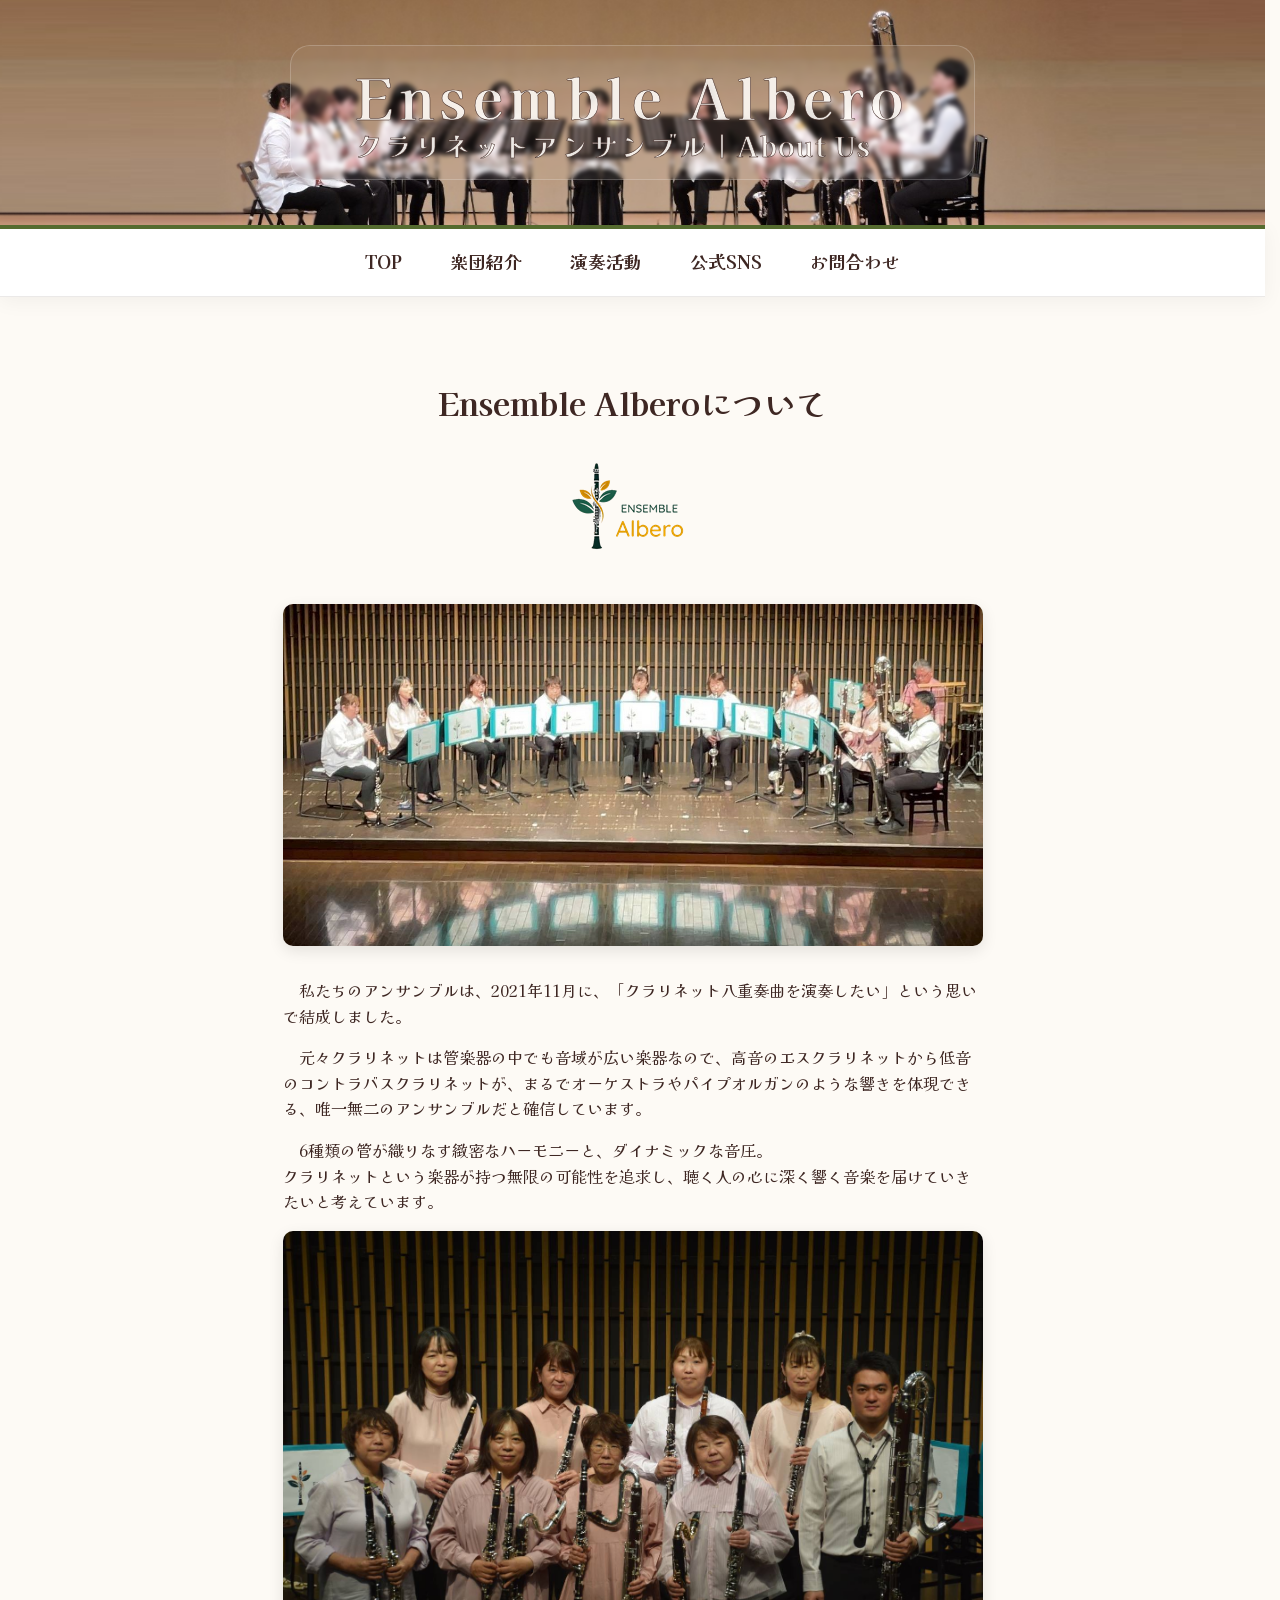
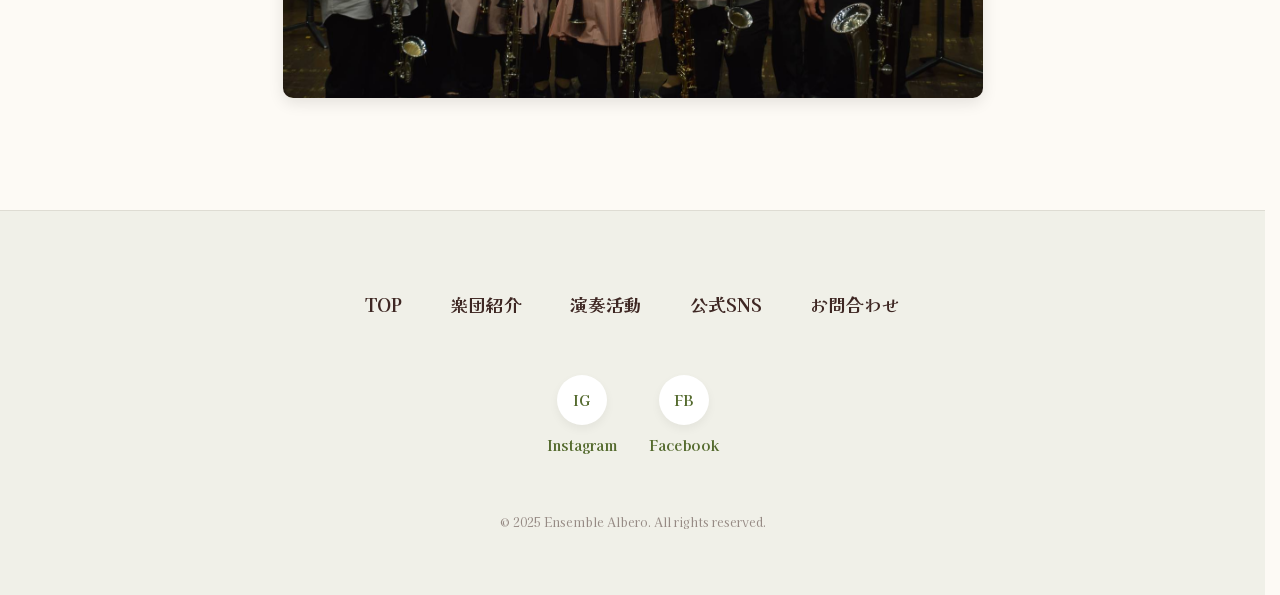
<file: aboutus.html>
<!DOCTYPE html>
<html lang="ja">

<head>
    <meta charset="UTF-8">
    <meta name="viewport" content="width=device-width, initial-scale=1.0">
    <title>楽団紹介 | Ensemble Albero</title>
    <link rel="preconnect" href="https://fonts.googleapis.com">
    <link rel="preconnect" href="https://fonts.gstatic.com" crossorigin>
    <link href="https://fonts.googleapis.com/css2?family=Kaisei+Opti:wght@400;700&display=swap" rel="stylesheet">
    <link rel="stylesheet" href="style.css">
    <link rel="icon" href="imgs/common/favicon.ico">
</head>

<body>

    <header class="hero">
        <div class="hero-content">
            <h1>Ensemble Albero</h1>
            <p class="subtitle">クラリネットアンサンブル｜About Us</p>
        </div>
    </header>

    <nav>
        <div class="container">
            <ul class="nav-list">
                <li><a href="index.html">TOP</a></li>
                <li><a href="aboutus.html">楽団紹介</a></li>
                <li><a href="concert.html">演奏活動</a></li>
                <li><a href="index.html#sns">公式SNS</a></li>
                <li><a href="contact.html">お問合わせ</a></li>
            </ul>
        </div>
    </nav>

    <main>
        <section class="container">
            <h2>Ensemble Alberoについて</h2>
            <div style="max-width: 700px; margin: 0 auto;">
                <img src="imgs/common/1stconcert-photo.jpg" alt="演奏写真"
                    style="border-radius: 10px; width: 100%; object-fit: cover; box-shadow: 0 5px 15px rgba(0,0,0,0.1); margin-bottom: 2rem;">    
                <p>　私たちのアンサンブルは、2021年11月に、「クラリネット八重奏曲を演奏したい」という思いで結成しました。</p>
                <p>
                    　元々クラリネットは管楽器の中でも音域が広い楽器なので、高音のエスクラリネットから低音のコントラバスクラリネットが、まるでオーケストラやパイプオルガンのような響きを体現できる、唯一無二のアンサンブルだと確信しています。
                </p>
                <p>
                    　6種類の管が織りなす緻密なハーモニーと、ダイナミックな音圧。<BR>
                    クラリネットという楽器が持つ無限の可能性を追求し、聴く人の心に深く響く音楽を届けていきたいと考えています。</p>
                <img src="imgs/common/1stconcert-photo2.jpg" 
                    alt="演奏写真2" style="border-radius: 10px; width: 100%; object-fit: cover; box-shadow: 0 5px 15px rgba(0,0,0,0.1); margin-bottom: 2rem;"> 
            </div>
        </section>
    </main>

    <footer>
        <div class="container">
            <div class="footer-nav">
                <ul class="nav-list">
                    <li><a href="index.html">TOP</a></li>
                    <li><a href="aboutus.html">楽団紹介</a></li>
                    <li><a href="concert.html">演奏活動</a></li>
                    <li><a href="index.html#sns">公式SNS</a></li>
                    <li><a href="contact.html">お問合わせ</a></li>
                </ul>
            </div>

            <div class="sns-icons">
                <a href="https://www.instagram.com/ensemble_albero/?hl=ja"><span>IG</span>Instagram</a>
                <a href="https://www.facebook.com/profile.php?id=61583751411038"><span>FB</span>Facebook</a>
            </div>

            <p class="copyright">
                &copy; 2025 Ensemble Albero. All rights reserved.
            </p>
        </div>
    </footer>

</body>

</html>
</file>
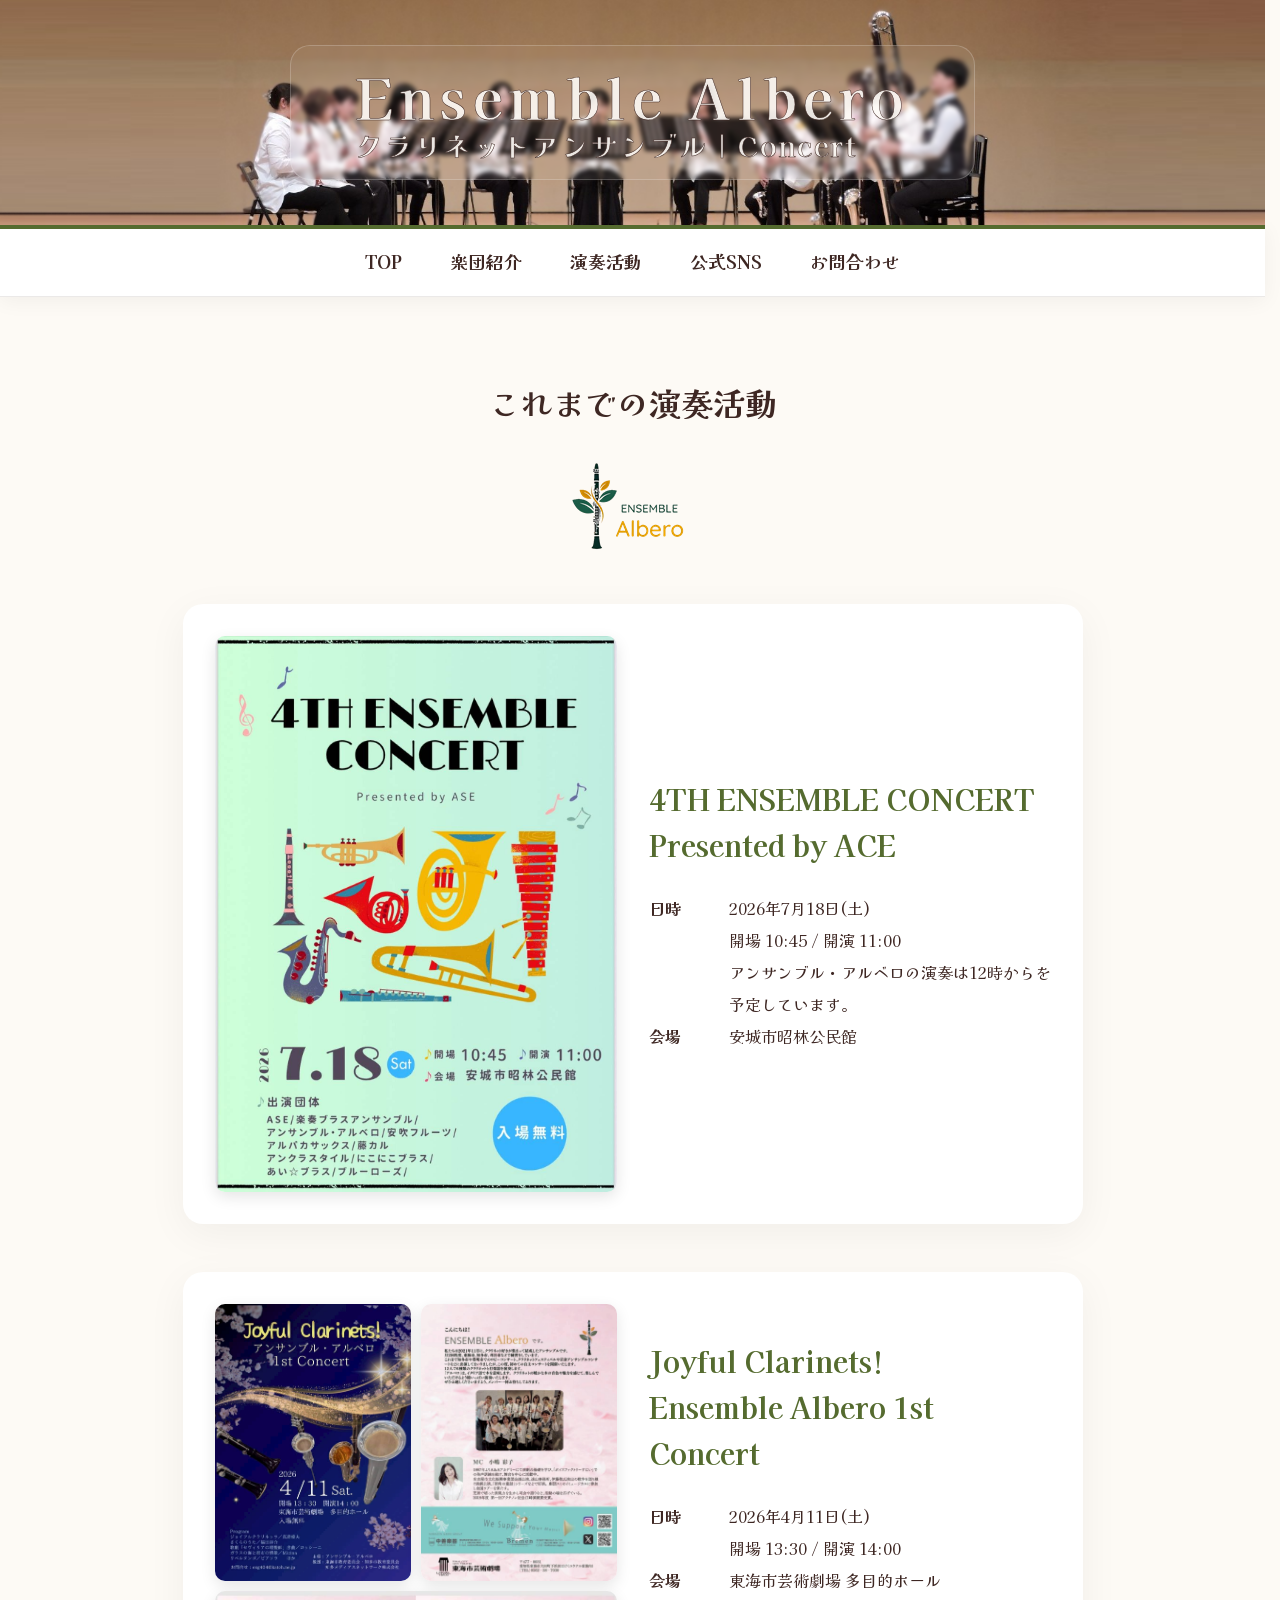
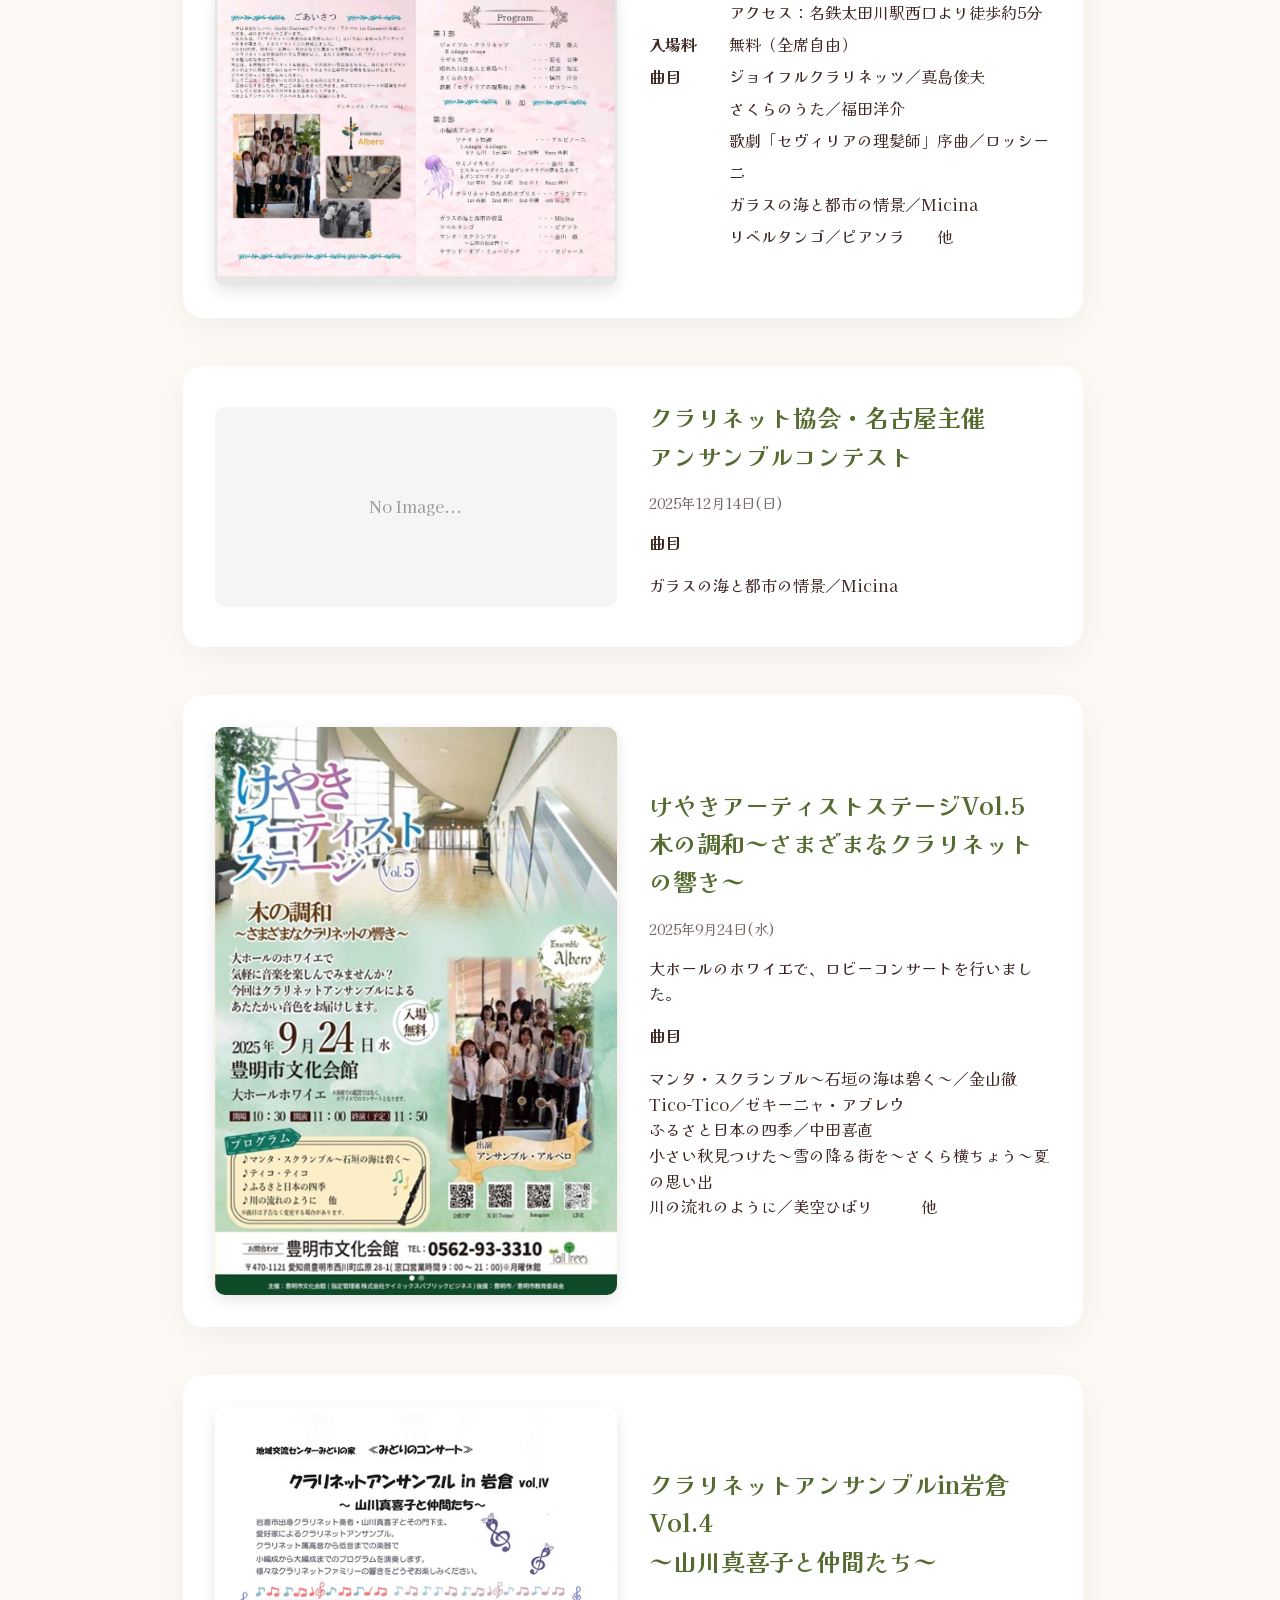
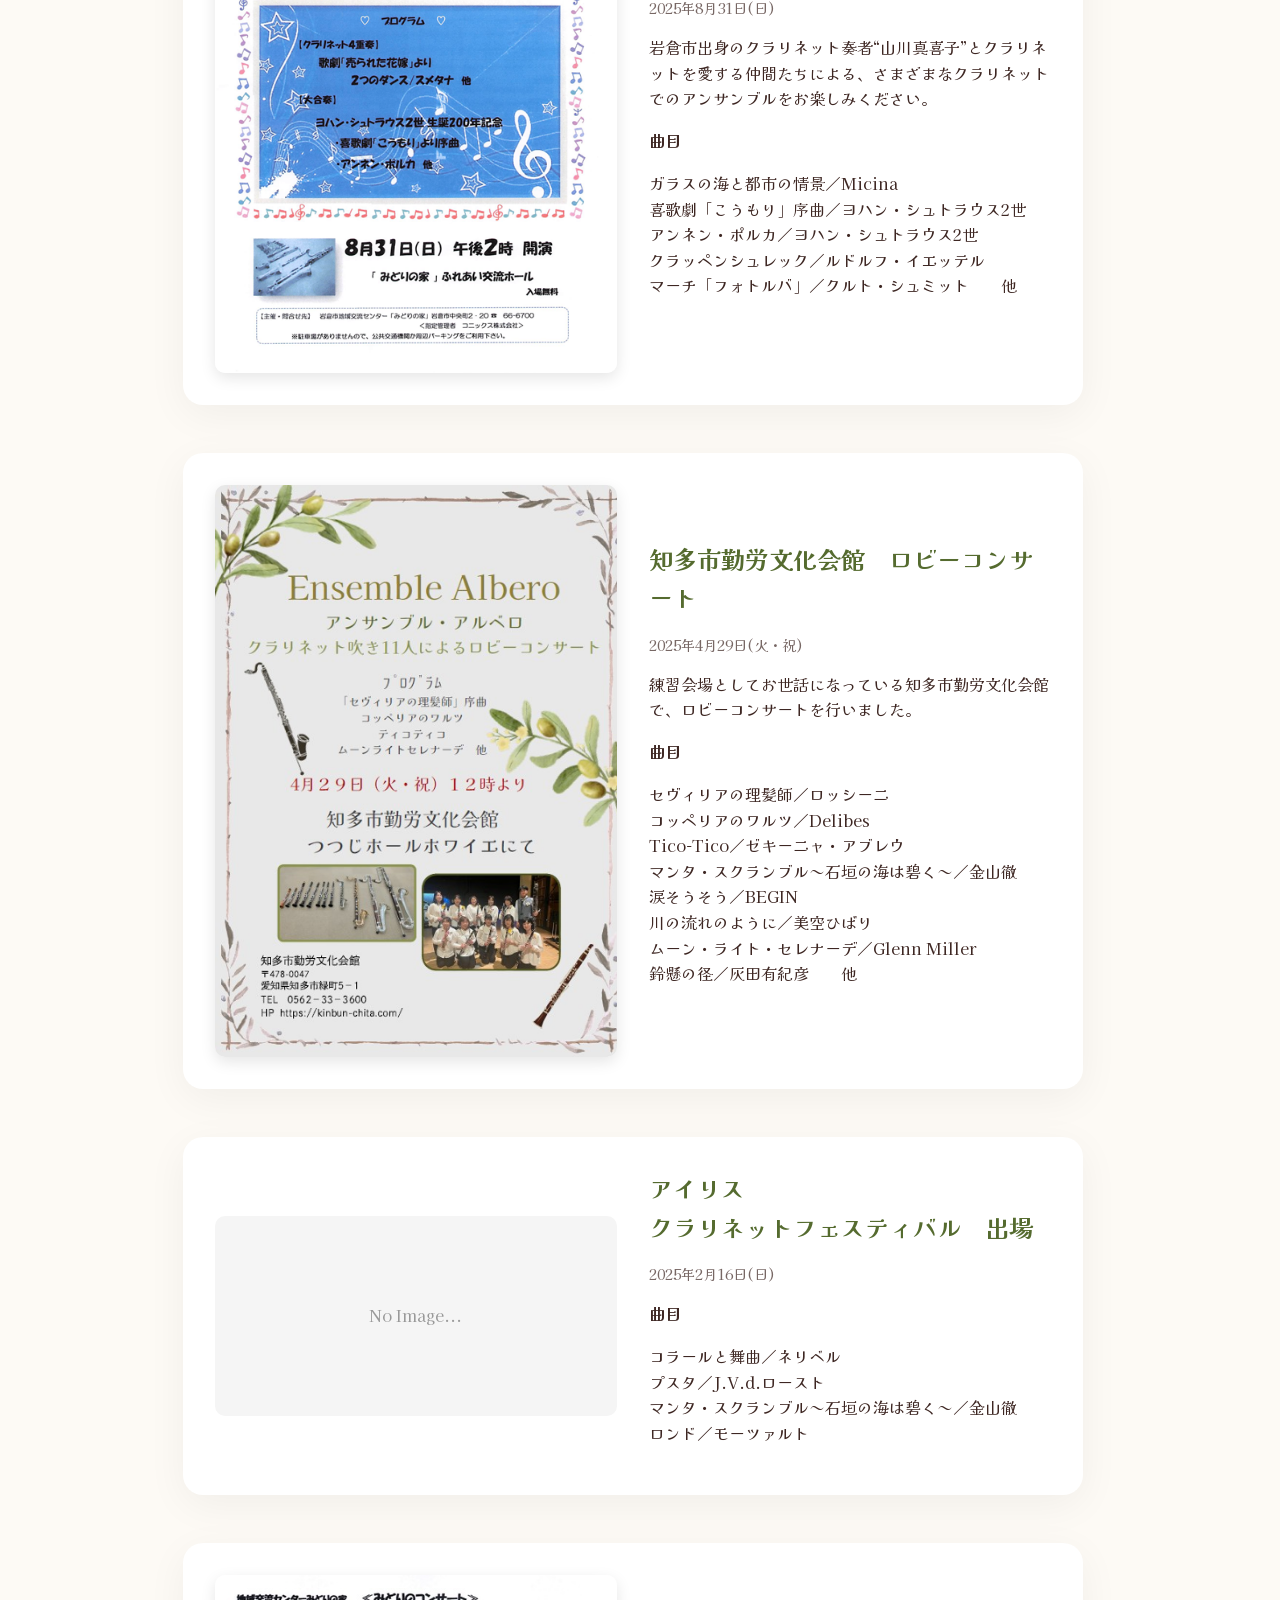
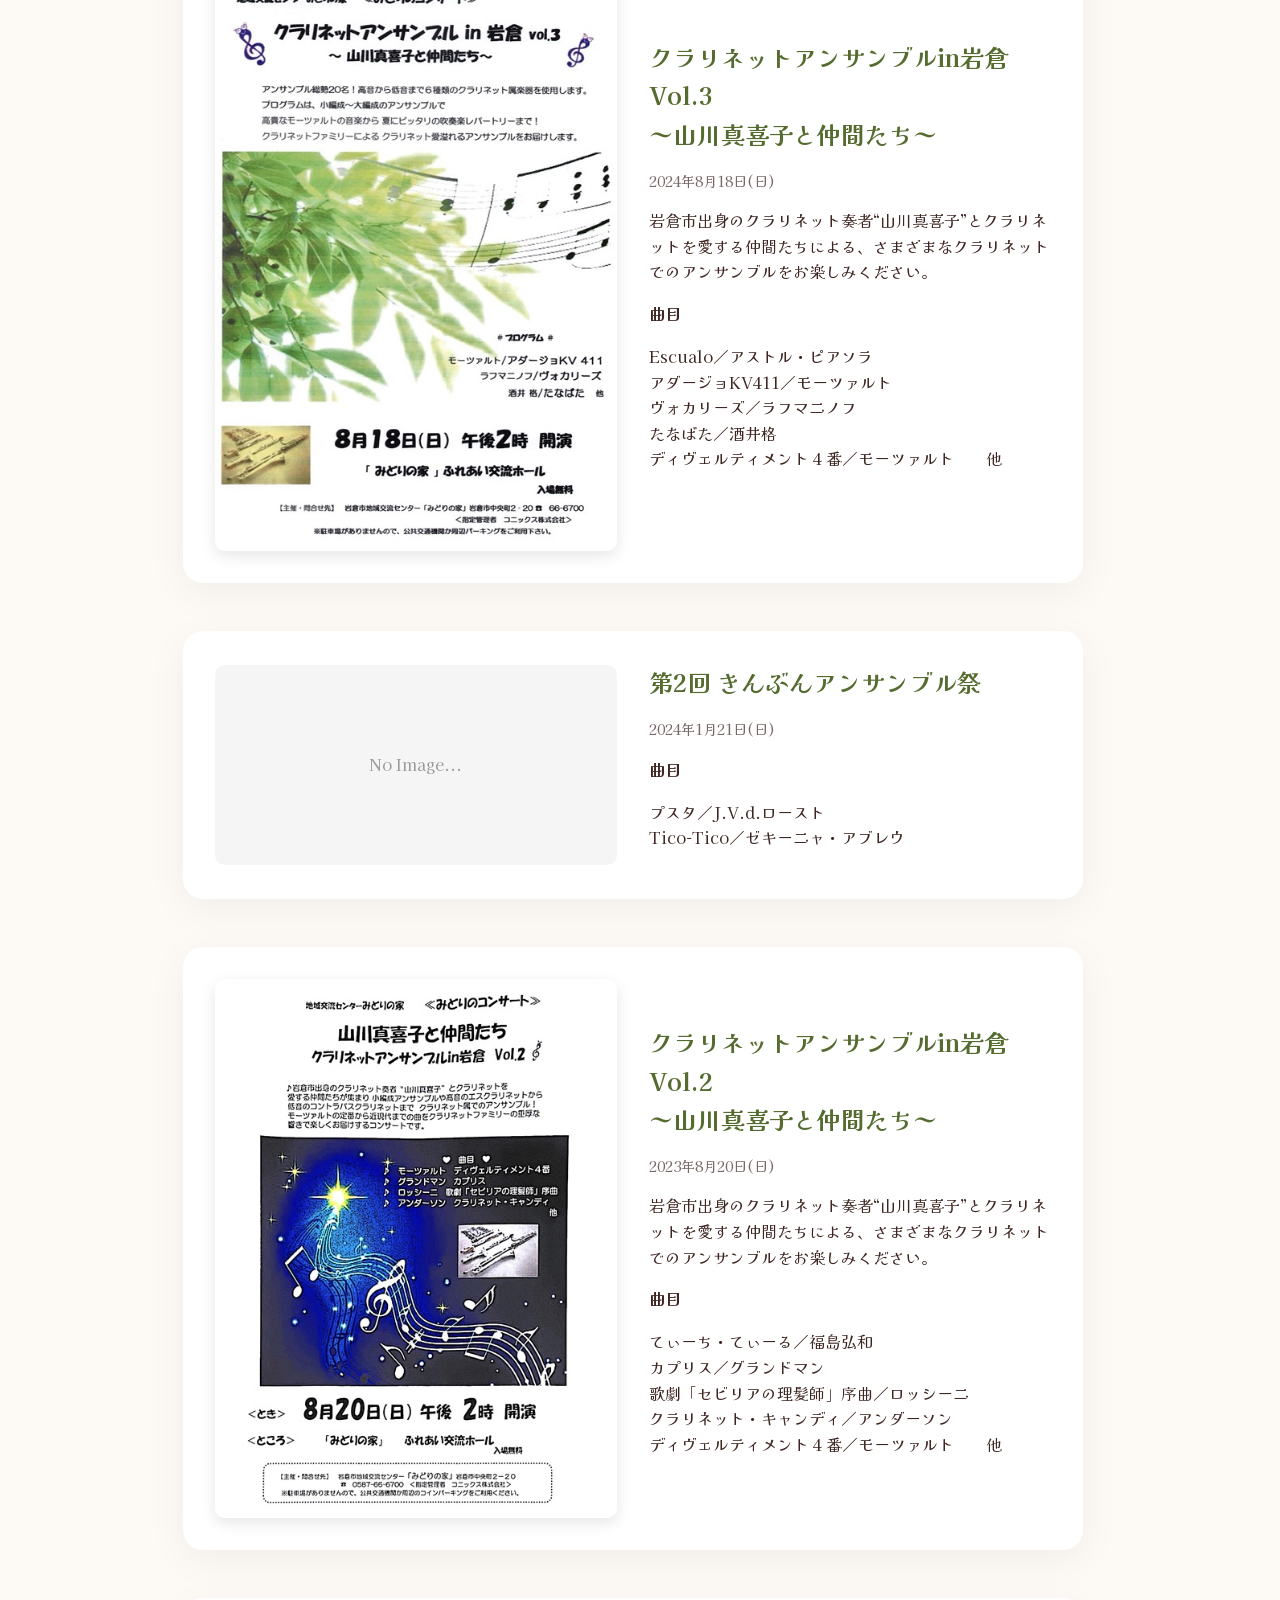
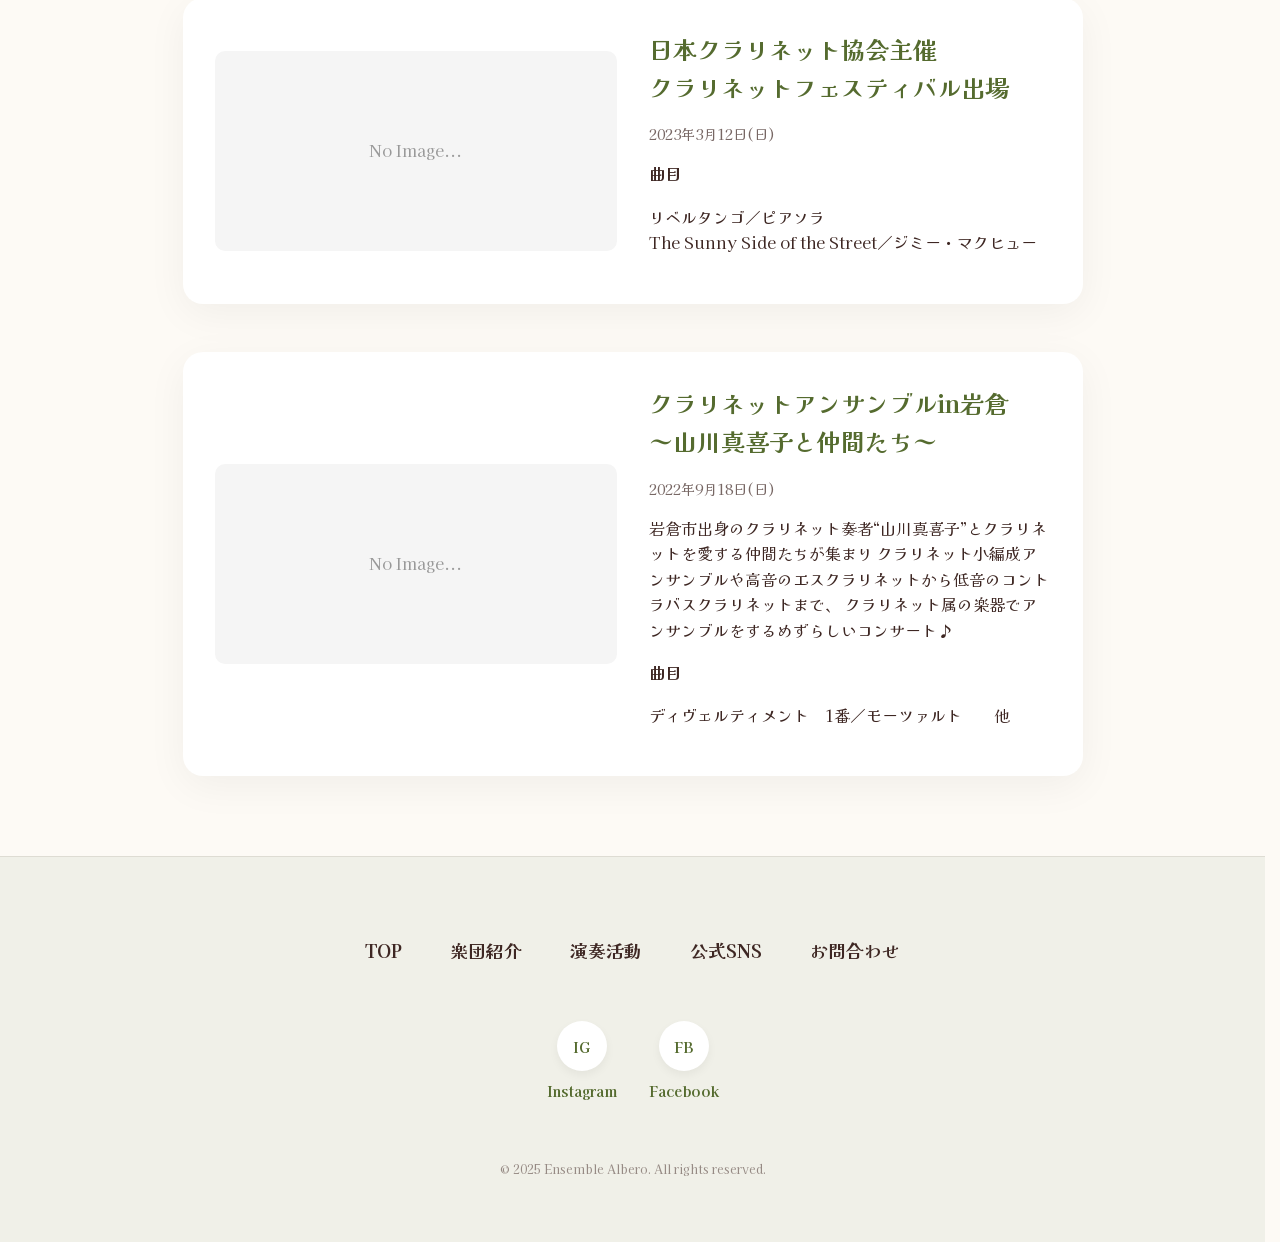
<file: concert.html>
<!DOCTYPE html>
<html lang="ja">

<head>
    <meta charset="UTF-8">
    <meta name="viewport" content="width=device-width, initial-scale=1.0">
    <title>演奏活動 | Ensemble Albero</title>
    <link rel="preconnect" href="https://fonts.googleapis.com">
    <link rel="preconnect" href="https://fonts.gstatic.com" crossorigin>
    <link href="https://fonts.googleapis.com/css2?family=Kaisei+Opti:wght@400;700&display=swap" rel="stylesheet">
    <link rel="stylesheet" href="style.css">
    <link rel="icon" href="imgs/common/favicon.ico">
</head>

<body>

    <header class="hero">
        <div class="hero-content">
            <h1>Ensemble Albero</h1>
            <p class="subtitle">クラリネットアンサンブル｜Concert</p>
        </div>
    </header>

    <nav>
        <div class="container">
            <ul class="nav-list">
                <li><a href="index.html">TOP</a></li>
                <li><a href="aboutus.html">楽団紹介</a></li>
                <li><a href="concert.html">演奏活動</a></li>
                <li><a href="index.html#sns">公式SNS</a></li>
                <li><a href="contact.html">お問合わせ</a></li>
            </ul>
        </div>
    </nav>

    <main>
        <section class="container">
            <h2>これまでの演奏活動</h2>
            <div style="display: flex; flex-direction: column; gap: 3rem;">

                                <!-- 過去の演奏 20260718 画像ある -->
                <div
                    style="display: flex; flex-wrap: wrap; gap: 2rem; align-items: center; background: #fff; padding: 2rem; border-radius: 20px; box-shadow: 0 10px 40px rgba(0,0,0,0.05);">
                    <div style="flex: 1; min-width: 300px; display: flex; flex-direction: column; gap: 10px;">
                        <img src="imgs/concert/20260718.jpg" alt="チラシ"
                            style="border-radius: 10px; width: 100%; object-fit: cover; box-shadow: 0 5px 15px rgba(0,0,0,0.1);">
                    </div>
                    <div style="flex: 1; min-width: 300px;">
                        <h3 style="color: var(--color-primary); font-size: 1.8rem; margin-bottom: 1.5rem;">
                            4TH ENSEMBLE CONCERT<BR>Presented by ACE</h3>
                        <table style="width: 100%; border-collapse: collapse; line-height: 2;">
                            <tr>
                                <th style="text-align: left; width: 80px; vertical-align: top;">日時</th>
                                <td>2026年7月18日(土) <br>開場 10:45 / 開演 11:00<BR>
                                アンサンブル・アルベロの演奏は12時からを予定しています。</td>
                            </tr>
                            <tr>
                                <th style="text-align: left; vertical-align: top;">会場</th>
                                <td>安城市昭林公民館</td>
                            </tr>
                        </table>
                    </div>
                </div>

                <!-- 過去の演奏 20260411 画像ある -->
                <div
                    style="display: flex; flex-wrap: wrap; gap: 2rem; align-items: center; background: #fff; padding: 2rem; border-radius: 20px; box-shadow: 0 10px 40px rgba(0,0,0,0.05);">
                    <div style="flex: 1; min-width: 300px; display: flex; flex-direction: column; gap: 10px;">
                        <div style="display: flex; gap: 10px;">
                            <img src="imgs/concert/20260411a.jpg" alt="チラシ"
                                style="border-radius: 10px; width: calc(50% - 5px); object-fit: cover; box-shadow: 0 5px 15px rgba(0,0,0,0.1);">
                            <img src="imgs/concert/20260411b.jpg" alt="チラシ裏"
                                style="border-radius: 10px; width: calc(50% - 5px); object-fit: cover; box-shadow: 0 5px 15px rgba(0,0,0,0.1);">
                        </div>
                        <img src="imgs/concert/20260411c.jpg" alt="パンフレット"
                            style="border-radius: 10px; width: 100%; object-fit: cover; box-shadow: 0 5px 15px rgba(0,0,0,0.1);">
                    </div>
                    <div style="flex: 1; min-width: 300px;">
                        <h3 style="color: var(--color-primary); font-size: 1.8rem; margin-bottom: 1.5rem;">Joyful
                            Clarinets!<br>
                            Ensemble Albero 1st Concert</h3>
                        <table style="width: 100%; border-collapse: collapse; line-height: 2;">
                            <tr>
                                <th style="text-align: left; width: 80px; vertical-align: top;">日時</th>
                                <td>2026年4月11日(土) <br>開場 13:30 / 開演 14:00</td>
                            </tr>
                            <tr>
                                <th style="text-align: left; vertical-align: top;">会場</th>
                                <td>東海市芸術劇場 多目的ホール<br>
                                    アクセス：名鉄太田川駅西口より徒歩約5分</td>
                            </tr>
                            <tr>
                                <th style="text-align: left; vertical-align: top;">入場料</th>
                                <td>無料（全席自由）</td>
                            </tr>
                            <tr>
                                <th style="text-align: left; vertical-align: top;">曲目</th>
                                <td>ジョイフルクラリネッツ／真島俊夫<br>
                                    さくらのうた／福田洋介<br>
                                    歌劇「セヴィリアの理髪師」序曲／ロッシーニ<br>
                                    ガラスの海と都市の情景／Micina<br>
                                    リベルタンゴ／ピアソラ　　他
                                </td>
                            </tr>
                        </table>
                    </div>
                </div>

                <!-- 過去の演奏 20251214 -->
                <div
                    style="display: flex; flex-wrap: wrap; gap: 2rem; align-items: center; background: #fff; padding: 2rem; border-radius: 20px; box-shadow: 0 10px 40px rgba(0,0,0,0.05);">
                    <div
                        style="flex: 1; min-width: 300px; display: flex; align-items: center; justify-content: center; background: #f5f5f5; border-radius: 10px; min-height: 200px; color: #999;">
                        <p style="margin: 0;">No Image...</p>
                    </div>
                    <div style="flex: 1; min-width: 300px;">
                        <h3 style="color: var(--color-primary); font-size: 1.5rem; margin-bottom: 1rem;">
                            クラリネット協会・名古屋主催<br>
                            アンサンブルコンテスト</h3>
                        <p style="font-size: 0.9rem; opacity: 0.7;">2025年12月14日(日)</p>
                        <h4>曲目</h4>
                        <p>ガラスの海と都市の情景／Micina<br>
                        </p>
                    </div>
                </div>

                <!-- 過去の演奏 20250924  -->
                <div
                    style="display: flex; flex-wrap: wrap; gap: 2rem; align-items: center; background: #fff; padding: 2rem; border-radius: 20px; box-shadow: 0 10px 40px rgba(0,0,0,0.05);">
                    <div style="flex: 1; min-width: 300px;">
                        <img src="imgs/concert/20250924.png" alt="豊明市文化会館　　チラシ"
                            style="border-radius: 10px; width: 100%; box-shadow: 0 5px 15px rgba(0,0,0,0.1);">
                    </div>
                    <div style="flex: 1; min-width: 300px;">
                        <h3 style="color: var(--color-primary); font-size: 1.5rem; margin-bottom: 1rem;">
                            けやきアーティストステージVol.5<br>
                            木の調和～さまざまなクラリネットの響き～</h3>
                        <p style="font-size: 0.9rem; opacity: 0.7;">2025年9月24日(水)</p>
                        <p>大ホールのホワイエで、ロビーコンサートを行いました。</p>
                        <h4>曲目</h4>
                        <p>マンタ・スクランブル～石垣の海は碧く～／金山徹<br>
                            Tico-Tico／ゼキーニャ・アブレウ<br>
                            ふるさと日本の四季／中田喜直<br>
                            小さい秋見つけた～雪の降る街を～さくら横ちょう～夏の思い出<br>
                            川の流れのように／美空ひばり　　　他
                        </p>
                    </div>
                </div>

                <!-- 過去の演奏 20250831  -->
                <div
                    style="display: flex; flex-wrap: wrap; gap: 2rem; align-items: center; background: #fff; padding: 2rem; border-radius: 20px; box-shadow: 0 10px 40px rgba(0,0,0,0.05);">
                    <div style="flex: 1; min-width: 300px;">
                        <img src="imgs/concert/20250831.png" alt="クラリネットアンサンブルin岩倉　Vol.4　チラシ"
                            style="border-radius: 10px; width: 100%; box-shadow: 0 5px 15px rgba(0,0,0,0.1);">
                    </div>
                    <div style="flex: 1; min-width: 300px;">
                        <h3 style="color: var(--color-primary); font-size: 1.5rem; margin-bottom: 1rem;">
                            クラリネットアンサンブルin岩倉　Vol.4<BR>
                            ～山川真喜子と仲間たち～</h3>
                        <p style="font-size: 0.9rem; opacity: 0.7;">2025年8月31日(日)</p>
                        <p>岩倉市出身のクラリネット奏者“山川真喜子”とクラリネットを愛する仲間たちによる、さまざまなクラリネットでのアンサンブルをお楽しみください。</p>
                        <h4>曲目</h4>
                        <p>ガラスの海と都市の情景／Micina<BR>
                            喜歌劇「こうもり」序曲／ヨハン・シュトラウス2世 <BR>
                            アンネン・ポルカ／ヨハン・シュトラウス2世<br>
                            クラッペンシュレック／ルドルフ・イエッテル<br>
                            マーチ「フォトルバ」／クルト・シュミット　　他
                        </p>
                    </div>
                </div>

                <!-- 過去の演奏 20250429  -->
                <div
                    style="display: flex; flex-wrap: wrap; gap: 2rem; align-items: center; background: #fff; padding: 2rem; border-radius: 20px; box-shadow: 0 10px 40px rgba(0,0,0,0.05);">
                    <div style="flex: 1; min-width: 300px;">
                        <img src="imgs/concert/20250429.png" alt="知多市勤労文化会館　ロビーコンサート　チラシ"
                            style="border-radius: 10px; width: 100%; box-shadow: 0 5px 15px rgba(0,0,0,0.1);">
                    </div>
                    <div style="flex: 1; min-width: 300px;">
                        <h3 style="color: var(--color-primary); font-size: 1.5rem; margin-bottom: 1rem;">
                            知多市勤労文化会館　ロビーコンサート</h3>
                        <p style="font-size: 0.9rem; opacity: 0.7;">2025年4月29日(火・祝)</p>
                        <p>練習会場としてお世話になっている知多市勤労文化会館で、ロビーコンサートを行いました。</p>
                        <h4>曲目</h4>
                        <p>セヴィリアの理髪師／ロッシーニ<br>
                            コッペリアのワルツ／Delibes<br>
                            Tico-Tico／ゼキーニャ・アブレウ<br>
                            マンタ・スクランブル～石垣の海は碧く～／金山徹<br>
                            涙そうそう／BEGIN<br>
                            川の流れのように／美空ひばり<br>
                            ムーン・ライト・セレナーデ／Glenn Miller<br>
                            鈴懸の径／灰田有紀彦　　他
                        </p>
                    </div>
                </div>

                <!-- 過去の演奏 20250216 -->
                <div
                    style="display: flex; flex-wrap: wrap; gap: 2rem; align-items: center; background: #fff; padding: 2rem; border-radius: 20px; box-shadow: 0 10px 40px rgba(0,0,0,0.05);">
                    <div
                        style="flex: 1; min-width: 300px; display: flex; align-items: center; justify-content: center; background: #f5f5f5; border-radius: 10px; min-height: 200px; color: #999;">
                        <p style="margin: 0;">No Image...</p>
                    </div>
                    <div style="flex: 1; min-width: 300px;">
                        <h3 style="color: var(--color-primary); font-size: 1.5rem; margin-bottom: 1rem;">
                            アイリス<BR>
                            クラリネットフェスティバル　出場 </h3>
                        <p style="font-size: 0.9rem; opacity: 0.7;">2025年2月16日(日)</p>
                        <h4>曲目</h4>
                        <p>コラールと舞曲／ネリベル<br>
                            プスタ／J.V.d.ロースト<br>
                            マンタ・スクランブル～石垣の海は碧く～／金山徹<br>
                            ロンド／モーツァルト<br>

                        </p>
                    </div>
                </div>

                <!-- 過去の演奏 20240818  -->
                <div
                    style="display: flex; flex-wrap: wrap; gap: 2rem; align-items: center; background: #fff; padding: 2rem; border-radius: 20px; box-shadow: 0 10px 40px rgba(0,0,0,0.05);">
                    <div style="flex: 1; min-width: 300px;">
                        <img src="imgs/concert/20240818.jpg" alt="クラリネットアンサンブルin岩倉　Vol.3　チラシ"
                            style="border-radius: 10px; width: 100%; box-shadow: 0 5px 15px rgba(0,0,0,0.1);">
                    </div>
                    <div style="flex: 1; min-width: 300px;">
                        <h3 style="color: var(--color-primary); font-size: 1.5rem; margin-bottom: 1rem;">
                            クラリネットアンサンブルin岩倉　Vol.3<BR>
                            ～山川真喜子と仲間たち～</h3>
                        <p style="font-size: 0.9rem; opacity: 0.7;">2024年8月18日(日)</p>
                        <p>岩倉市出身のクラリネット奏者“山川真喜子”とクラリネットを愛する仲間たちによる、さまざまなクラリネットでのアンサンブルをお楽しみください。</p>
                        <h4>曲目</h4>
                        <p>Escualo／アストル・ピアソラ<BR>
                            アダージョKV411／モーツァルト <BR>
                            ヴォカリーズ／ラフマニノフ<br>
                            たなばた／酒井格<br>
                            ディヴェルティメント 4 番／モーツァルト　　他
                        </p>
                    </div>
                </div>

                <!-- 過去の演奏 20240121 -->
                <div
                    style="display: flex; flex-wrap: wrap; gap: 2rem; align-items: center; background: #fff; padding: 2rem; border-radius: 20px; box-shadow: 0 10px 40px rgba(0,0,0,0.05);">
                    <div
                        style="flex: 1; min-width: 300px; display: flex; align-items: center; justify-content: center; background: #f5f5f5; border-radius: 10px; min-height: 200px; color: #999;">
                        <p style="margin: 0;">No Image...</p>
                    </div>
                    <div style="flex: 1; min-width: 300px;">
                        <h3 style="color: var(--color-primary); font-size: 1.5rem; margin-bottom: 1rem;">
                            第2回 きんぶんアンサンブル祭</h3>
                        <p style="font-size: 0.9rem; opacity: 0.7;">2024年1月21日(日)</p>
                        <h4>曲目</h4>
                        <p>プスタ／J.V.d.ロースト<BR>
                            Tico-Tico／ゼキーニャ・アブレウ
                        </p>
                    </div>
                </div>

                <!-- 過去の演奏 20230820  -->
                <div
                    style="display: flex; flex-wrap: wrap; gap: 2rem; align-items: center; background: #fff; padding: 2rem; border-radius: 20px; box-shadow: 0 10px 40px rgba(0,0,0,0.05);">
                    <div style="flex: 1; min-width: 300px;">
                        <img src="imgs/concert/20230820.jpg" alt="クラリネットアンサンブルin岩倉　Vol.2　チラシ"
                            style="border-radius: 10px; width: 100%; box-shadow: 0 5px 15px rgba(0,0,0,0.1);">
                    </div>
                    <div style="flex: 1; min-width: 300px;">
                        <h3 style="color: var(--color-primary); font-size: 1.5rem; margin-bottom: 1rem;">
                            クラリネットアンサンブルin岩倉　Vol.2<BR>
                            ～山川真喜子と仲間たち～</h3>
                        <p style="font-size: 0.9rem; opacity: 0.7;">2023年8月20日(日)</p>
                        <p>岩倉市出身のクラリネット奏者“山川真喜子”とクラリネットを愛する仲間たちによる、さまざまなクラリネットでのアンサンブルをお楽しみください。</p>
                        <h4>曲目</h4>
                        <p>てぃーち・てぃーる／福島弘和<BR>
                            カプリス／グランドマン <BR>
                            歌劇「セビリアの理髪師」序曲／ロッシーニ<br>
                            クラリネット・キャンディ／アンダーソン<br>
                            ディヴェルティメント 4 番／モーツァルト　　他
                        </p>
                    </div>
                </div>

                <!-- 過去の演奏 20230312 -->
                <div
                    style="display: flex; flex-wrap: wrap; gap: 2rem; align-items: center; background: #fff; padding: 2rem; border-radius: 20px; box-shadow: 0 10px 40px rgba(0,0,0,0.05);">
                    <div
                        style="flex: 1; min-width: 300px; display: flex; align-items: center; justify-content: center; background: #f5f5f5; border-radius: 10px; min-height: 200px; color: #999;">
                        <p style="margin: 0;">No Image...</p>
                    </div>
                    <div style="flex: 1; min-width: 300px;">
                        <h3 style="color: var(--color-primary); font-size: 1.5rem; margin-bottom: 1rem;">
                            日本クラリネット協会主催<BR>
                            クラリネットフェスティバル出場 </h3>
                        <p style="font-size: 0.9rem; opacity: 0.7;">2023年3月12日(日)</p>
                        <h4>曲目</h4>
                        <p>リベルタンゴ／ピアソラ<br>
                            The Sunny Side of the Street／ジミー・マクヒュー
                        </p>
                    </div>
                </div>

                <!-- 過去の演奏 20220918  -->
                <div
                    style="display: flex; flex-wrap: wrap; gap: 2rem; align-items: center; background: #fff; padding: 2rem; border-radius: 20px; box-shadow: 0 10px 40px rgba(0,0,0,0.05);">
                    <div
                        style="flex: 1; min-width: 300px; display: flex; align-items: center; justify-content: center; background: #f5f5f5; border-radius: 10px; min-height: 200px; color: #999;">
                        <p style="margin: 0;">No Image...</p>
                    </div>
                    <div style="flex: 1; min-width: 300px;">
                        <h3 style="color: var(--color-primary); font-size: 1.5rem; margin-bottom: 1rem;">
                            クラリネットアンサンブルin岩倉<BR>
                            ～山川真喜子と仲間たち～</h3>
                        <p style="font-size: 0.9rem; opacity: 0.7;">2022年9月18日(日)</p>
                        <p>岩倉市出身のクラリネット奏者“山川真喜子”とクラリネットを愛する仲間たちが集まり
                            クラリネット小編成アンサンブルや高音のエスクラリネットから低音のコントラバスクラリネットまで、
                            クラリネット属の楽器でアンサンブルをするめずらしいコンサート♪</p>
                        <h4>曲目</h4>
                        <p>ディヴェルティメント　1番／モーツァルト　　他</p>
                    </div>
                </div>
            </div>
        </section>
    </main>

    <footer>
        <div class="container">
            <div class="footer-nav">
                <ul class="nav-list">
                    <li><a href="index.html">TOP</a></li>
                    <li><a href="aboutus.html">楽団紹介</a></li>
                    <li><a href="concert.html">演奏活動</a></li>
                    <li><a href="index.html#sns">公式SNS</a></li>
                    <li><a href="contact.html">お問合わせ</a></li>
                </ul>
            </div>

            <div class="sns-icons">
                <a href="https://www.instagram.com/ensemble_albero/?hl=ja"><span>IG</span>Instagram</a>
                <a href="https://www.facebook.com/profile.php?id=61583751411038"><span>FB</span>Facebook</a>
            </div>

            <p class="copyright">
                &copy; 2025 Ensemble Albero. All rights reserved.
            </p>
        </div>
    </footer>

</body>

</html>
</file>
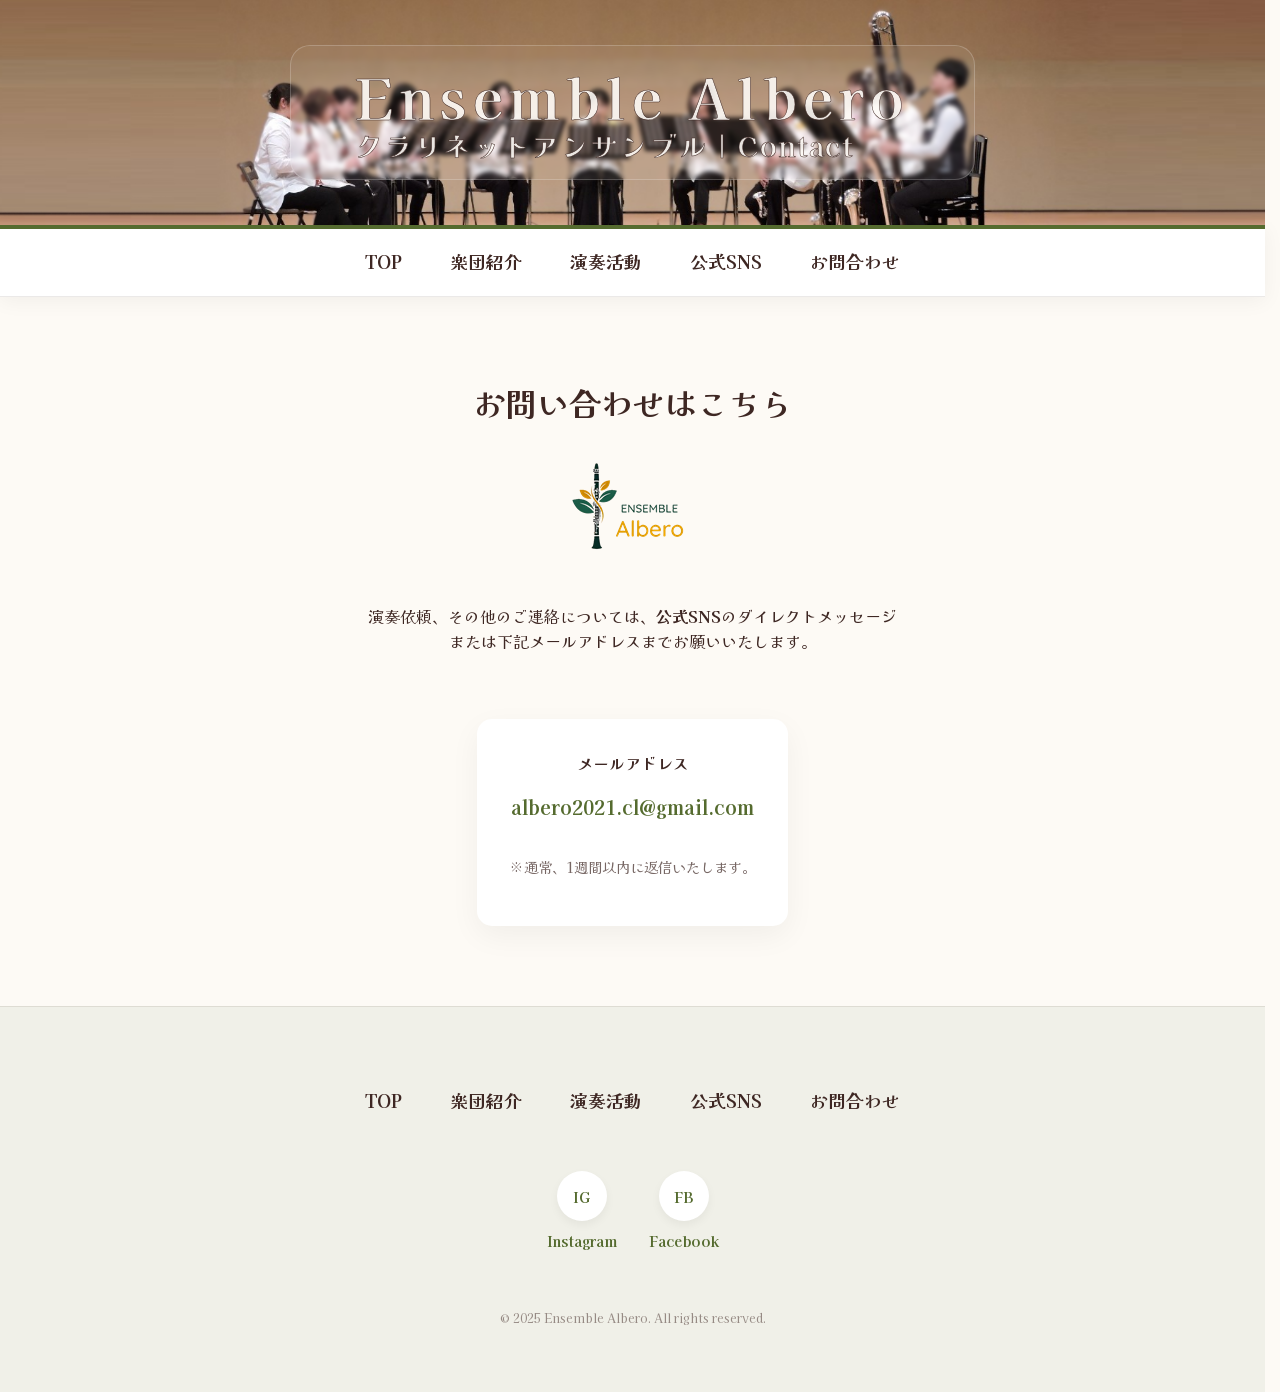
<file: contact.html>
<!DOCTYPE html>
<html lang="ja">

<head>
    <meta charset="UTF-8">
    <meta name="viewport" content="width=device-width, initial-scale=1.0">
    <title>お問合わせ | Ensemble Albero</title>
    <link rel="preconnect" href="https://fonts.googleapis.com">
    <link rel="preconnect" href="https://fonts.gstatic.com" crossorigin>
    <link href="https://fonts.googleapis.com/css2?family=Kaisei+Opti:wght@400;700&display=swap" rel="stylesheet">
    <link rel="stylesheet" href="style.css">
    <link rel="icon" href="imgs/common/favicon.ico">
</head>

<body>

    <header class="hero">
        <div class="hero-content">
            <h1>Ensemble Albero</h1>
            <p class="subtitle">クラリネットアンサンブル｜Contact</p>
        </div>
    </header>

    <nav>
        <div class="container">
            <ul class="nav-list">
                <li><a href="index.html">TOP</a></li>
                <li><a href="aboutus.html">楽団紹介</a></li>
                <li><a href="concert.html">演奏活動</a></li>
                <li><a href="index.html#sns">公式SNS</a></li>
                <li><a href="contact.html">お問合わせ</a></li>
            </ul>
        </div>
    </nav>

    <main>
        <section class="container" style="text-align: center;">
            <h2>お問い合わせはこちら</h2>
            <p>演奏依頼、その他のご連絡については、<a href="index.html#sns">公式SNS</a>のダイレクトメッセージ<BR>または下記メールアドレスまでお願いいたします。</p>
            <div
                style="margin-top: 3rem; padding: 2rem; background: #fff; border-radius: 15px; box-shadow: 0 10px 30px rgba(0,0,0,0.05); display: inline-block; min-width: 300px;">
                <p style="font-weight: bold;">メールアドレス</p>
                <a href="mailto:albero2021.cl@gmail.com"
                    style="color: var(--color-primary); font-size: 1.2rem; text-decoration: none;">albero2021.cl@gmail.com
                </a>
                <p style="margin-top: 2rem; font-size: 0.9rem; opacity: 0.7;">※通常、1週間以内に返信いたします。</p>
            </div>
        </section>
    </main>

    <footer>
        <div class="container">
            <div class="footer-nav">
                <ul class="nav-list">
                    <li><a href="index.html">TOP</a></li>
                    <li><a href="aboutus.html">楽団紹介</a></li>
                    <li><a href="concert.html">演奏活動</a></li>
                    <li><a href="index.html#sns">公式SNS</a></li>
                    <li><a href="contact.html">お問合わせ</a></li>
                </ul>
            </div>

            <div class="sns-icons">
                <a href="https://www.instagram.com/ensemble_albero/?hl=ja"><span>IG</span>Instagram</a>
                <a href="https://www.facebook.com/profile.php?id=61583751411038"><span>FB</span>Facebook</a>
            </div>

            <p class="copyright">
                &copy; 2025 Ensemble Albero. All rights reserved.
            </p>
        </div>
    </footer>

</body>

</html>
</file>
<file: style.css>
/* 
  Ensemble Albero Main theme
*/

html {
    scrollbar-gutter: stable;
    /* スクロールバーが表示されてもコンテンツが横にずれないように場所を確保しておく */
}

:root {
    /* よく使う色やフォントを「変数（共通のなまえ）」として登録しておく場所です */

    /* Colors（色） */
    --color-bg: #fdfaf5;
    /* Cream background（背景用のクリーム色） */
    --color-primary: #556b2f;
    /* Olive Green（メインカラーのオリーブグリーン） */
    --color-text: #3e2723;
    /* Dark Brown（文字用のこげ茶色） */
    --color-accent: #d4a373;
    /* Pink（文字用のピンク） */
    --color-pink: #e27575e4;
    /* Warm wood tone（アクセント用の温かい木の色） */
    --color-border: rgba(62, 39, 35, 0.1);
    /* 枠線用の半透明な茶色 */

    /* Typography（文字のスタイル） */
    --font-family: "Kaisei Opti", serif;
    /* 基本のフォントを解星オプティに指定 */
    --max-width: 900px;
    /* コンテンツが広がりすぎないように最大幅を制限 */
}

/* Reset（ブラウザが最初から持っている余白などの設定をリセット（ゼロにする）します） */
* {
    box-sizing: border-box;
    /* 要素の幅や高さに、内側の余白（padding）や枠線（border）を含める設定 */
    margin: 0;
    /* 外側の余白をゼロに */
    padding: 0;
    /* 内側の余白をゼロに */
}

/* bodyタグ（画面全体）に対する基本設定 */
body {
    background-color: var(--color-bg);
    /* 背景色を上で決めたクリーム色に */
    color: var(--color-text);
    /* 文字色を上で決めたこげ茶色に */
    font-family: var(--font-family);
    /* フォントを上で決めた解星オプティに */
    line-height: 1.6;
    /* 行と行の間の隙間（行間）を少し広くして読みやすく */
    overflow-x: hidden;
    /* 画面の横幅をはみ出した部分は隠す（横スクロールバーを出さない） */
}

/* 段落に対する基本設定 */
p {
    margin-bottom: 1rem;
    /* 段落の下に余白を設けて、次の段落と離す */
}

/* 画像に対する基本設定 */
img {
    max-width: 100%;
    /* 画像が親要素（はこ）の幅を越えてはみ出さないようにする */
    height: auto;
    /* 幅に合わせて高さを自動調整（画像の縦横比を崩さない） */
    display: block;
    /* 画像の下にできる不要な謎の隙間を消すための設定 */
}

/* iframeに対する基本設定（レスポンシブ対応） */
iframe {
    max-width: 100%;
}

/* --- Layout --- */

/* サイトの中身を中央に寄せて、いい感じの幅にするための共通クラス */
.container {
    width: 90%;
    /* 画面幅の90%を占めるように（スマホで見ても左右に少し隙間ができる） */
    max-width: var(--max-width);
    /* ただし、最大幅（900px）以上には広がらないように制限 */
    margin: 0 auto;
    /* 左右の余白を「auto（自動）」にして、要素を画面のど真ん中に配置（センタリング） */
}

/* 1. Top Image（一番上の大きな画像エリア） */
.hero {
    background-image: url(imgs/common/top.png);
    /* 背景に画像を設定 */
    background-size: cover;
    /* 画像がエリア全体を覆い尽くすように引き伸ばしたり切り取ったりする */
    background-position: center;
    /* 画像の中心がエリアの中心にくるように位置を合わせる */
    background-repeat: no-repeat;
    /* 画像を繰り返し表示しない（1枚だけ表示） */
    position: relative;
    /* 中にある要素を絶対配置するための基準点とする */
    display: flex;
    /* 中身（文字など）を柔軟に配置できるフレックスボックスにする */
    align-items: center;
    /* 中身を上下の中央に配置 */
    justify-content: center;
    /* 中身を左右の中央に配置 */
    color: var(--color-text);
    /* 文字色を少し透明な白に */
    min-height: 25vh;
    /* エリアの最低限の高さを、画面の高さの25%にする */
    --h1-font-size: clamp(2rem, 5vw, 3.5rem);
    /* h1のフォントサイズを変数として定義（親要素で定義することで子要素すべてで使えるようにする） */

}

/* ヒーローコンテンツの箱（背景をぼかす） */
.hero-content {
    background-color: rgba(253, 250, 245, 0.05);
    /* 非常に薄い背景色 */
    backdrop-filter: blur(2px);
    /* 背後の画像をぼかす */
    -webkit-backdrop-filter: blur(2px);
    /* Safari 対策 */
    padding: 1rem 4rem;
    border-radius: 20px;
    text-align: left;
    border: 1px solid rgba(255, 255, 255, 0.2);
    /* わずかに白い枠線（グラスモーフィズム風） */
}

/* トップ画像の上の大きな見出し（Ensemble Albero） */
.hero h1 {
    font-size: var(--h1-font-size);
    /* 文字の大きさを、親要素で定義した変数から取得 */
    color: rgba(253, 250, 245, 0.9);
    /* 文字色を少し透明な白に */
    letter-spacing: 0.1em;
    /* 文字と文字の間の隙間（字送り）を少し広げる */
    -webkit-text-stroke: 0.5px var(--color-text);
    /* 文字の縁（ふち）に少しだけ色をつける（白文字を見やすくするため） */
    line-height: 1.2;
    /* ヒーローエリアの見出しは行間を詰める */
}

/* サブタイトル用の装飾 */
.subtitle {
    font-size: calc(var(--h1-font-size) * 0.5);
    /* h1のサイズ（--h1-font-size）を計算式(calc)で 0.5倍 にする */
    color: rgba(253, 250, 245, 0.9);
    /* 文字色を少し透明な白に */
    -webkit-text-stroke: 0.5px var(--color-text);
    /* 文字の縁（ふち）に少しだけ色をつける（白文字を見やすくするため） */
    letter-spacing: 0.05em;
    /* 文字の隙間を広げる場合 */
    font-weight: 600;
    /* 文字を太字にする */
    margin-bottom: 0;
    /* ヒーローエリアの段落は下の余白をなくす */
    line-height: 1.2;
    /* ヒーローエリアのサブタイトルは行間を詰める */
}

/* 2. Menu（ナビゲーションメニュー） */
nav {
    background-color: #fff;
    /* 背景を白色に */
    border-top: 4px solid var(--color-primary);
    /* 上にオリーブグリーンの太い線（4px）を引く */
    border-bottom: 1px solid var(--color-border);
    /* 下に薄い茶色の細い線（1px）を引く */
    position: sticky;
    /* 画面をスクロールしても... */
    top: 0;
    /* 画面の「上（top:0）」に張り付いて（追従して）表示させ続ける */
    z-index: 100;
    /* 他の要素より「上（手前）」に重なって表示されるようにする（100は適当な大きな数字） */
    box-shadow: 0 4px 20px rgba(0, 0, 0, 0.05);
    /* メニューの下にうっすらと影をつけて、浮いているように見せる */
}

/* メニューのリスト全体（横並びにする） */
.nav-list {
    display: flex;
    /* リスト項目を横に並べる */
    justify-content: center;
    /* 横並びにした項目全体を中央に寄せる */
    list-style: none;
    /* リストの先頭につく「・（黒丸）」を消す */
    gap: 3rem;
    /* 項目と項目の間に広めの隙間（3rem）をあける */
    padding: 1.2rem 0;
    /* リストの上下に余白（1.2rem）をあける */
}

/* メニューのリンク文字（<a>タグ）の基本設定 */
.nav-list li a {
    text-decoration: none;
    /* リンクの下線を消す */
    color: var(--color-text);
    /* 文字色をこげ茶色に */
    font-weight: 700;
    /* 文字を太字にする */
    font-size: 1.1rem;
    /* 文字を少し大きめに（1.1rem） */
    padding: 0.5rem 0;
    /* リンク文字の上下に少し余白を設ける（クリックしやすくするため） */
    transition: color 0.3s;
    /* 文字色が変わるときに、0.3秒かけてフワッと変化させる */
}

/* マウスカーソルを乗せたとき（ホバー時）の色変化 */
.nav-list li a:hover {
    color: var(--color-pink);
    /* マウスを乗せたら文字色をピンクにする */
}

/* その他のリンク文字（<a>タグ）の基本設定 */
.container a {
    text-decoration: none;
    /* リンクの下線を消す */
    color: var(--color-text);
    /* 文字色をこげ茶色に */
    font-weight: 700;
    /* 文字を太字にする */
    padding: 0.5rem 0;
    /* リンク文字の上下に少し余白を設ける（クリックしやすくするため） */
    transition: color 0.3s;
    /* 文字色が変わるときに、0.3秒かけてフワッと変化させる */
}

/* マウスカーソルを乗せたとき（ホバー時）の色変化 */
.container a:hover {
    color: var(--color-pink);
    /* マウスを乗せたら文字色をピンクにする */
}

/* Content Sections（各コンテンツエリアの基本設定） */
section {
    padding: 5rem 0;
    /* 各セクション（楽団紹介など）の上下にたっぷり（5rem）余白をあける */
}

/* セクションの見出し（h2: 楽団紹介、演奏活動 など）の設定 */
h2 {
    text-align: center;
    /* 文字を中央揃えに */
    font-size: 2rem;
    /* 文字サイズを大きく（2rem） */
    margin-bottom: 3rem;
    /* 見出しの下に大きな隙間（3rem）をあけて本文と離す */
    position: relative;
    /* ロゴ画像をつけるための基準点とする */
    padding-bottom: 8rem;
    /* 見出し自体の下に少し余白（ロゴ画像用の場所）をあける */
}

/* セクション見出しの下につくロゴ画像の装飾 */
h2::after {
    content: url('imgs/common/logotokas.png');
    /* ロゴ追加 */
    position: absolute;
    /* 見出し（h2）を基準にして絶対配置 */
    bottom: -1em;
    /* 見出しの少し下（-5rem）に配置 */
    left: 50%;
    /* 左から50%の位置（ほぼ真ん中）に配置 */
    transform: translateX(-50%);
    /* 自分の幅の半分だけ左に戻す（これで完璧なド真ん中になる） */
}

/* h4の装飾 */
h4 {
    font-size: 1rem;
    /* 文字サイズを1rem指定 */
    margin-bottom: 1.1rem;
    /* 見出しの下に隙間（1.1rem）をあけて本文と離す */
}

/* 3. SNS Feed（SNS埋め込みエリア） */
/* SNSを横並びにするための親枠 */
.sns-section {
    display: flex;
    /* 中にあるSNSアイテムを横並びにする */
    gap: 3rem;
    /* InstagramとFacebookの間に広い隙間（3rem）をあける */
    margin-top: 2rem;
    /* 上の要素からの少し離す */
}

/* 各SNSの箱（InstagramとFacebookそれぞれ） */
.sns-item {
    flex: 1;
    /* 2つの箱が同じ幅（1:1）になるようにする */
    background: white;
    /* 箱の背景を白色に */
    border-radius: 15px;
    /* 箱の角を丸くする（15px） */
    box-shadow: 0 10px 30px rgba(62, 39, 35, 0.05);
    /* 箱にふわっとした影をつけて浮き上がらせる */
    overflow: hidden;
    /* 箱からはみ出した中身（画像など）は切り取って隠す */
    border: 1px solid rgba(0, 0, 0, 0.02);
    /* ごく薄いグレーの枠線をつける */
    min-height: 350px;
    /* 箱の最低限の高さを350pxにする */
    padding: 2rem;
    /* 箱の内側にぐるっと余白（2rem）をとる */
    text-align: center;
    /* 箱の中の文字をすべて中央揃えに */
    display: flex;
    /* 中身を縦に並べる準備 */
    flex-direction: column;
    /* 中身を上から下へ（縦方向）並べる */
}

/* SNSの箱の中の見出し（h3） */
.sns-item h3 {
    margin-bottom: 1.5rem;
    /* 見出しの下に余白をあける */
    color: var(--color-primary);
    /* 見出しの色をオリーブグリーンに */
    font-size: 1.2rem;
    /* 文字サイズを指定 */
    border-bottom: 1px dashed var(--color-accent);
    /* 見出しの下に、点線（dashed）の線を引く */
    padding-bottom: 0.5rem;
    /* 線と見出し文字との間に少し余白をあける */
}

/* Facebookの表示調整 */
.facebook-content {
    background: #f9f9f9;
    flex: 1;
    border-radius: 10px;
    display: flex;
    flex-direction: column;
    align-items: center;
    justify-content: center;
    border: 1px dashed #ddd;
    width: 100%;
    overflow: hidden;
    /* 万が一のはみ出しを防止 */
}

.fb-container {
    width: 100%;
    display: flex;
    justify-content: center;
}

/* SDK版の横幅調整（親の幅に合わせるための最小限の指定） */
.fb-page,
.fb-page span {
    width: 100% !important;
}

/* iframe自体はSDKに計算を任せるため、強制的な幅指定を外す */



/* 4. Footer（ページの一番下・フッターエリア） */
footer {
    background-color: #f0f0e8;
    /* フッターの背景色を少し暗めの色（グレーっぽい色）に */
    border-top: 1px solid var(--color-border);
    /* フッターの一番上に薄い線の区切りを入れる */
    padding: 5rem 0 3rem;
    /* 内側の余白（上5rem、左右0、下3rem） */
    color: var(--color-text);
    /* 文字色をこげ茶色に */
}

/* フッター内のナビゲーションエリア */
.footer-nav {
    margin-bottom: 3rem;
    /* その下のSNSアイコンとの間に余白をあける */
}

/* フッター内のナビゲーションリスト（上のメニューとは少し違う設定） */
.footer-nav .nav-list {
    border: none;
    /* メニューの周りの枠線を消す（上部のナビゲーションのスタイルを打ち消している） */
    padding: 0;
    /* 余白をなくす */
}

/* フッターのSNSアイコン一覧エリア（横並びに） */
.sns-icons {
    display: flex;
    /* アイコンを横に並べる */
    justify-content: center;
    /* 画面の中央に配置 */
    gap: 2rem;
    /* アイコンとアイコンの間に隙間をあける */
    margin-bottom: 3rem;
    /* 下のコピーライト表記との間に余白をあける */
}

/* SNSアイコンのリンク（<a>タグ）全体の設定 */
.sns-icons a {
    color: var(--color-primary);
    /* 文字色をオリーブグリーンに */
    text-decoration: none;
    /* リンクの下線を消す */
    font-weight: bold;
    /* 文字を太字にする */
    font-size: 0.9rem;
    /* 文字サイズ指定 */
    display: flex;
    /* 丸いアイコンと文字を縦に並べる準備 */
    flex-direction: column;
    /* 縦方向に並べる（上:丸いアイコン、下:テキスト） */
    align-items: center;
    /* 縦に並べたものを中央揃えに */
    gap: 0.5rem;
    /* 丸いアイコンとテキストの間に少し隙間をあける */
}

/* SNSアイコンの丸い部分（<span>要素）の形作り */
.sns-icons span {
    width: 50px;
    /* 幅50px */
    height: 50px;
    /* 高さ50px */
    background: #fff;
    /* 背景を白色に */
    border-radius: 50%;
    /* 角丸を50%にする＝完全な円（正円）になる */
    display: flex;
    /* 中の文字（IGやFB）を中央に配置する準備 */
    align-items: center;
    /* 上下の中央に */
    justify-content: center;
    /* 左右の中央に */
    box-shadow: 0 4px 10px rgba(0, 0, 0, 0.05);
    /* 丸いアイコンに薄い影をつけてぷっくりさせる */
    transition: transform 0.3s;
    /* 形が変わる（ホバーで浮き上がる）時にアニメーションさせる */
}

/* マウスを乗せた時（ホバー時）のSNSアイコンの動きと色 */
.sns-icons a:hover span {
    transform: translateY(-5px);
    /* Y軸（縦方向）にマイナス5px移動させる ＝ つまり上に5px浮き上がる！ */
    background-color: var(--color-primary);
    /* マウスを乗せたら背景色をオリーブグリーンに */
    color: #fff;
    /* マウスを乗せたら文字色を白に反転させる */
}

/* コピーライト（著作権表記） */
.copyright {
    opacity: 0.5;
    /* 要素全体を半透明（50%）にして、少し目立たなくする */
    font-size: 0.75rem;
    /* 文字を小さく */
    text-align: center;
    /* 中央揃え */
}

/* --- Responsive (Fixed 2 States) --- */
/* レスポンシブ対応：画面幅が狭い時（スマホなど）用の設定をここにまとめます */

/* 画面幅が「768px 以下」の時だけ適用される特別なルール（メディアクエリ） */
@media (max-width: 768px) {

    /* メニューリスト（スマホ版） */
    .nav-list {
        flex-wrap: wrap;
        /* 画面に収まらない場合は、横並びを諦めて折り返す（改行する）ようにする */
        gap: 1.5rem;
        /* 項目間の隙間をPC版より少し狭くする */
        padding: 1rem;
        /* 内側の余白も少し狭くする */
    }

    /* メニューの文字（スマホ版） */
    .nav-list li {
        font-size: 0.9rem;
        /* 画面が小さいので、文字サイズも少し小さくして収まりやすくする */
    }

    /* SNSエリア（スマホ版） */
    .sns-section {
        flex-direction: column;
        /* PC版では横並びだったInstagramとFacebookを、縦並びに変更する */
        gap: 2rem;
        /* 縦に並べた時の上下の隙間を指定 */
    }

    /* 各SNSの箱（スマホ版） */
    .sns-item {
        min-height: 350px;
        /* スマホ画面に合わせて、箱の最低限の高さを350pxに調整する */
    }

    /* トップ画像の大きな見出し（スマホ版） */
    .hero h1 {
        font-size: 2.2rem;
        /* 画面幅が狭い時は、文字が大きすぎるとはみ出してしまうので、少し小さめのサイズに固定する */
    }
}
</file>
